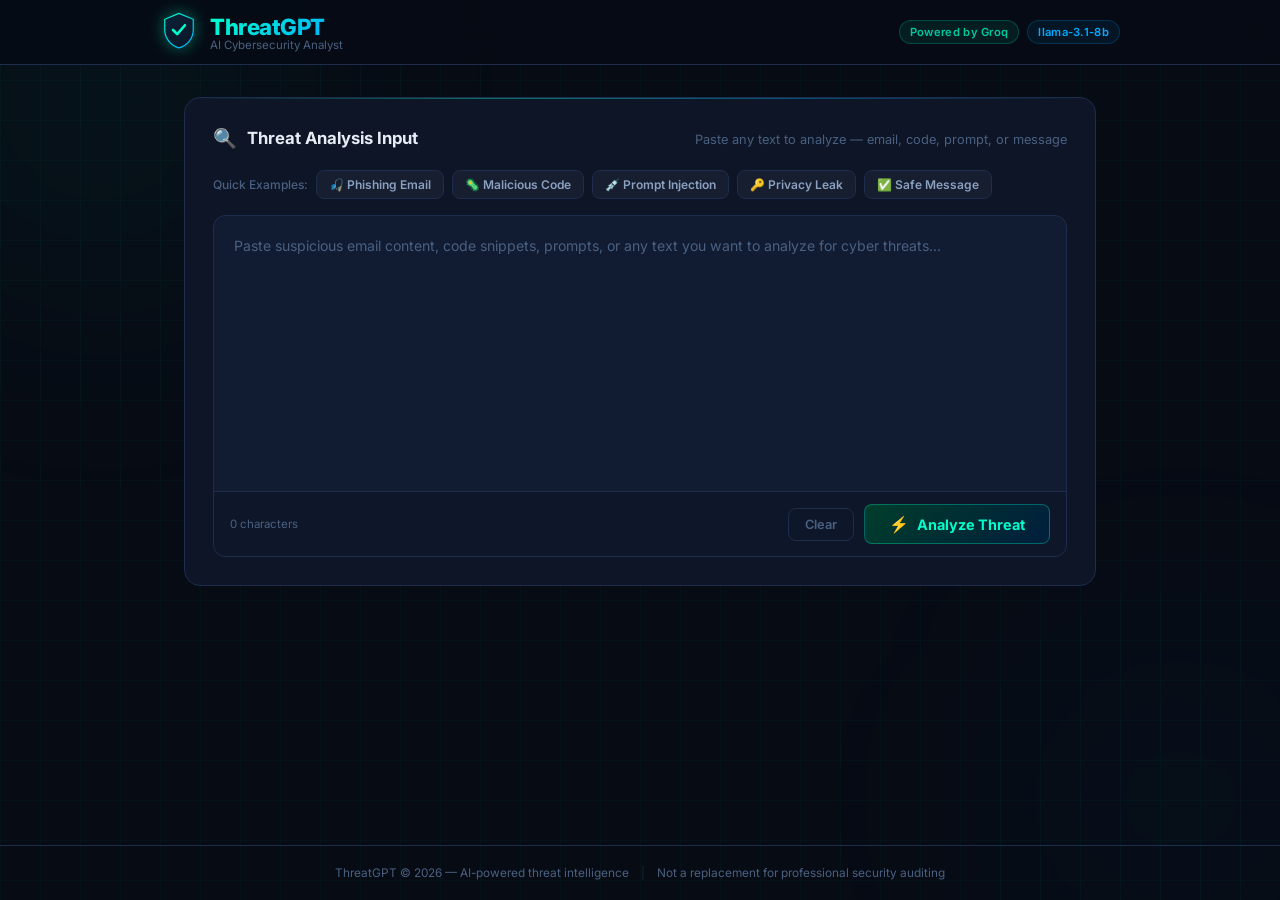
<file: static/index.html>
<!DOCTYPE html>
<html lang="en">
<head>
  <meta charset="UTF-8" />
  <meta name="viewport" content="width=device-width, initial-scale=1.0" />
  <title>ThreatGPT — AI Cybersecurity Analyst</title>
  <meta name="description" content="ThreatGPT: AI-powered cybersecurity analyst for detecting phishing, malware, prompt injection, and privacy leaks in real time." />
  <link rel="preconnect" href="https://fonts.googleapis.com" />
  <link href="https://fonts.googleapis.com/css2?family=Inter:wght@300;400;500;600;700;800&family=JetBrains+Mono:wght@400;600&display=swap" rel="stylesheet" />
  <link rel="stylesheet" href="/static/css/style.css" />
</head>
<body>

  <!-- Animated background -->
  <div class="bg-grid"></div>
  <div class="bg-glow glow-1"></div>
  <div class="bg-glow glow-2"></div>

  <!-- Header -->
  <header class="header">
    <div class="header-inner">
      <a href="/" class="logo" style="text-decoration:none; cursor:pointer;">
        <div class="logo-icon">
          <svg viewBox="0 0 32 32" fill="none" xmlns="http://www.w3.org/2000/svg">
            <path d="M16 2L4 7v9c0 7 5.4 13.5 12 15 6.6-1.5 12-8 12-15V7L16 2z" fill="url(#shieldGrad)" stroke="url(#shieldStroke)" stroke-width="1"/>
            <path d="M11 16l3.5 3.5L21 12" stroke="#00ffcc" stroke-width="2.2" stroke-linecap="round" stroke-linejoin="round"/>
            <defs>
              <linearGradient id="shieldGrad" x1="4" y1="2" x2="28" y2="32" gradientUnits="userSpaceOnUse">
                <stop stop-color="#0d2137" />
                <stop offset="1" stop-color="#0a1628" />
              </linearGradient>
              <linearGradient id="shieldStroke" x1="4" y1="2" x2="28" y2="32" gradientUnits="userSpaceOnUse">
                <stop stop-color="#00ffcc" />
                <stop offset="1" stop-color="#00aaff" />
              </linearGradient>
            </defs>
          </svg>
        </div>
        <div class="logo-text">
          <span class="logo-name">ThreatGPT</span>
          <span class="logo-sub">AI Cybersecurity Analyst</span>
        </div>
      </a>
      <div class="header-badges">
        <span class="badge-pill">Powered by Groq</span>
        <span class="badge-pill badge-model">llama-3.1-8b</span>
      </div>
    </div>
  </header>

  <main class="main">

    <!-- Input Panel -->
    <section class="panel input-panel">
      <div class="panel-header">
        <div class="panel-title">
          <span class="panel-icon">🔍</span>
          <h2>Threat Analysis Input</h2>
        </div>
        <span class="panel-hint">Paste any text to analyze — email, code, prompt, or message</span>
      </div>

      <!-- Quick Examples -->
      <div class="examples">
        <span class="examples-label">Quick Examples:</span>
        <button class="example-btn" id="ex-phishing" onclick="loadExample('phishing')">🎣 Phishing Email</button>
        <button class="example-btn" id="ex-malware" onclick="loadExample('malware')">🦠 Malicious Code</button>
        <button class="example-btn" id="ex-injection" onclick="loadExample('injection')">💉 Prompt Injection</button>
        <button class="example-btn" id="ex-privacy" onclick="loadExample('privacy')">🔑 Privacy Leak</button>
        <button class="example-btn" id="ex-safe" onclick="loadExample('safe')">✅ Safe Message</button>
      </div>

      <div class="input-area">
        <textarea
          id="threatInput"
          placeholder="Paste suspicious email content, code snippets, prompts, or any text you want to analyze for cyber threats..."
          rows="10"
          spellcheck="false"
        ></textarea>
        <div class="input-footer">
          <span class="char-count" id="charCount">0 characters</span>
          <div class="input-actions">
            <button class="btn-clear" id="clearBtn" onclick="clearInput()">Clear</button>
            <button class="btn-analyze" id="analyzeBtn" onclick="analyzeText()">
              <span class="btn-icon">⚡</span>
              <span class="btn-label">Analyze Threat</span>
              <div class="btn-loader" id="btnLoader"></div>
            </button>
          </div>
        </div>
      </div>
    </section>

    <!-- Results Panel -->
    <section class="panel results-panel" id="resultsPanel" style="display:none;">
      <div class="panel-header">
        <div class="panel-title">
          <span class="panel-icon">📊</span>
          <h2>Analysis Results</h2>
        </div>
        <button class="btn-copy" id="copyBtn" onclick="copyResults()" title="Copy JSON">
          <span id="copyIcon">📋</span> Copy JSON
        </button>
      </div>

      <!-- Top summary row -->
      <div class="result-summary">
        <div class="result-card threat-card">
          <div class="card-label">Threat Type</div>
          <div class="threat-badge" id="threatBadge">—</div>
        </div>
        <div class="result-card risk-card">
          <div class="card-label">Risk Level</div>
          <div class="risk-badge" id="riskBadge">—</div>
        </div>
        <div class="result-card score-card">
          <div class="card-label">Risk Score</div>
          <div class="score-container">
            <canvas id="scoreGauge" width="120" height="120"></canvas>
            <div class="score-number" id="scoreNumber">0</div>
          </div>
        </div>
      </div>

      <!-- Analysis text -->
      <div class="result-section">
        <div class="section-title">
          <span>🧠</span> Analysis
        </div>
        <div class="section-body analysis-text" id="analysisText">—</div>
      </div>

      <!-- Detected Patterns -->
      <div class="result-section" id="patternsSection">
        <div class="section-title">
          <span>🚩</span> Detected Patterns
        </div>
        <div class="patterns-wrap" id="patternsWrap"></div>
      </div>

      <!-- Recommendations -->
      <div class="result-section" id="recsSection">
        <div class="section-title">
          <span>🛡️</span> Recommendations
        </div>
        <ul class="recs-list" id="recsList"></ul>
      </div>

      <!-- Raw JSON toggle -->
      <div class="result-section">
        <button class="toggle-json-btn" onclick="toggleRawJson()">
          <span id="jsonToggleIcon">▶</span> View Raw JSON
        </button>
        <div class="raw-json-wrap" id="rawJsonWrap" style="display:none;">
          <pre class="raw-json" id="rawJson"></pre>
        </div>
      </div>
    </section>

    <!-- Error Toast -->
    <div class="toast" id="toast"></div>

  </main>

  <!-- Footer -->
  <footer class="footer">
    <span>ThreatGPT &copy; 2026 — AI-powered threat intelligence</span>
    <span class="footer-sep">|</span>
    <span>Not a replacement for professional security auditing</span>
  </footer>

  <script src="/static/js/app.js"></script>
</body>
</html>
</file>
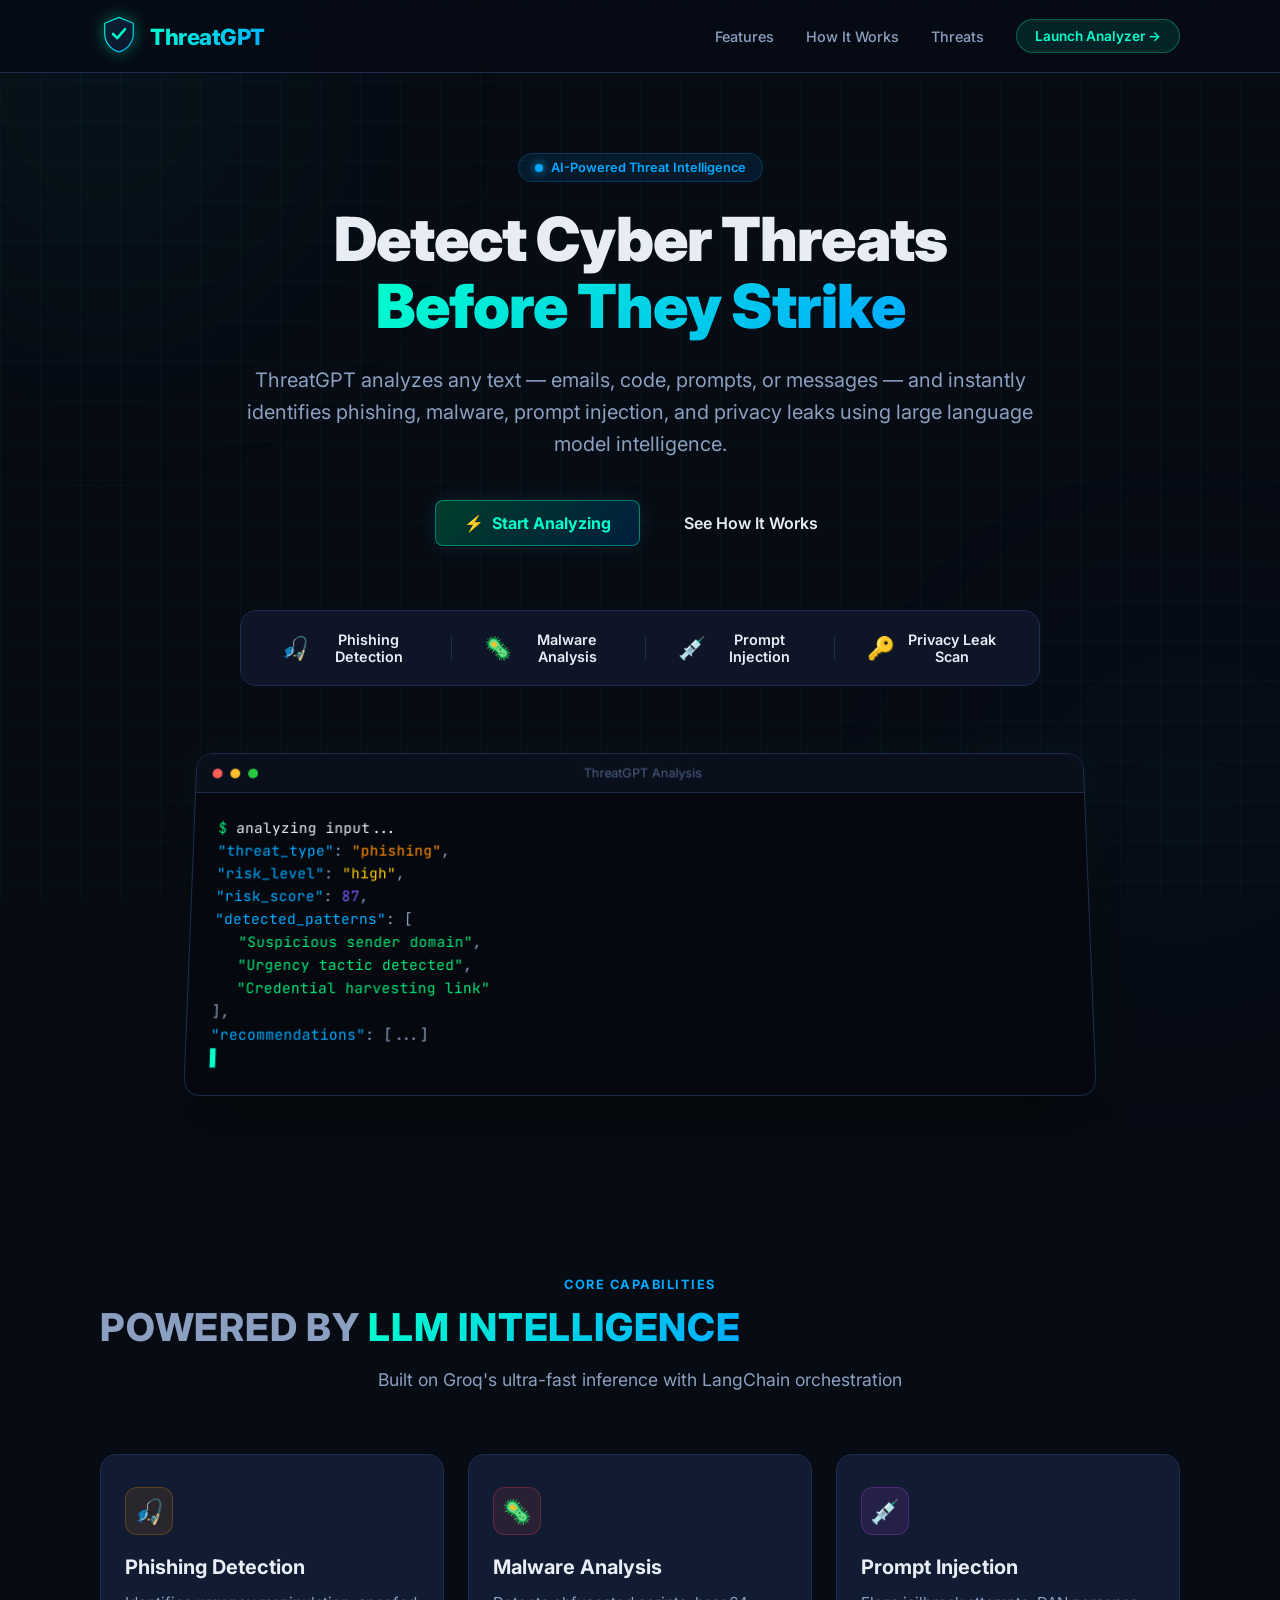
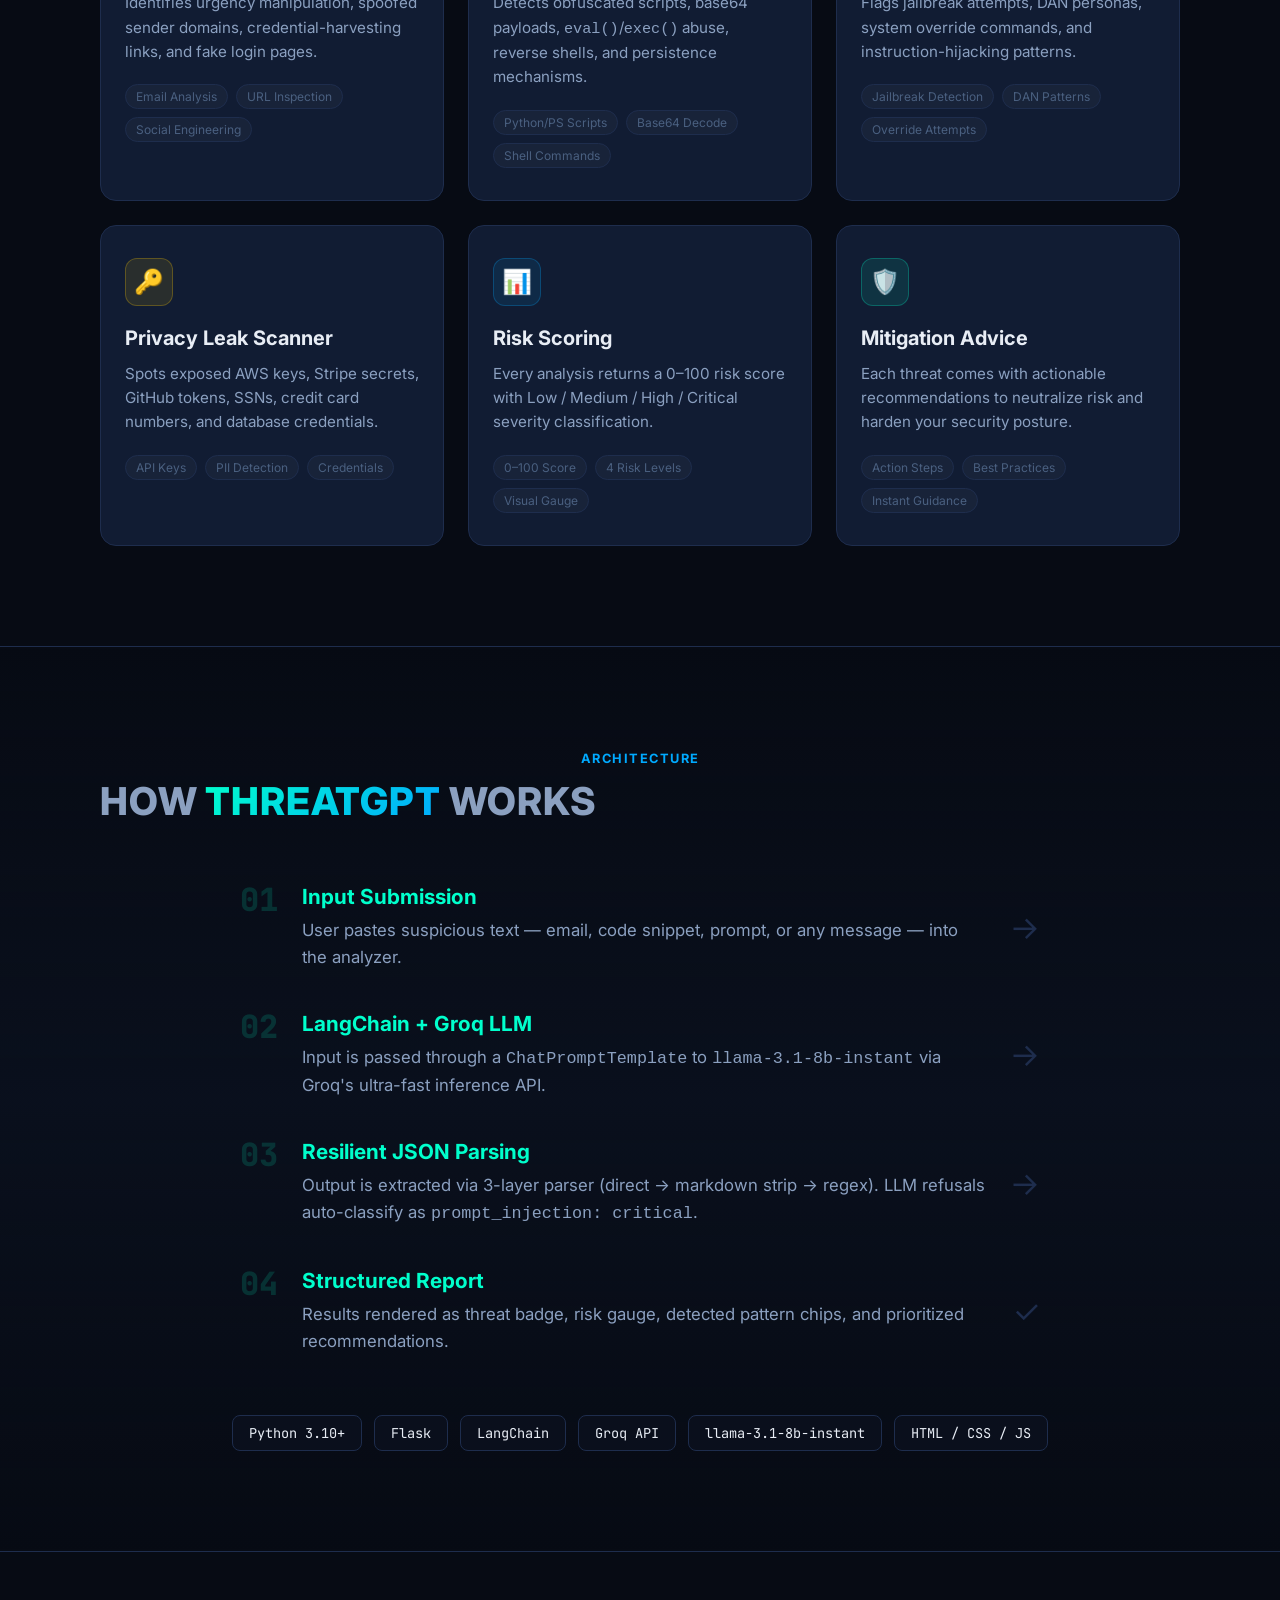
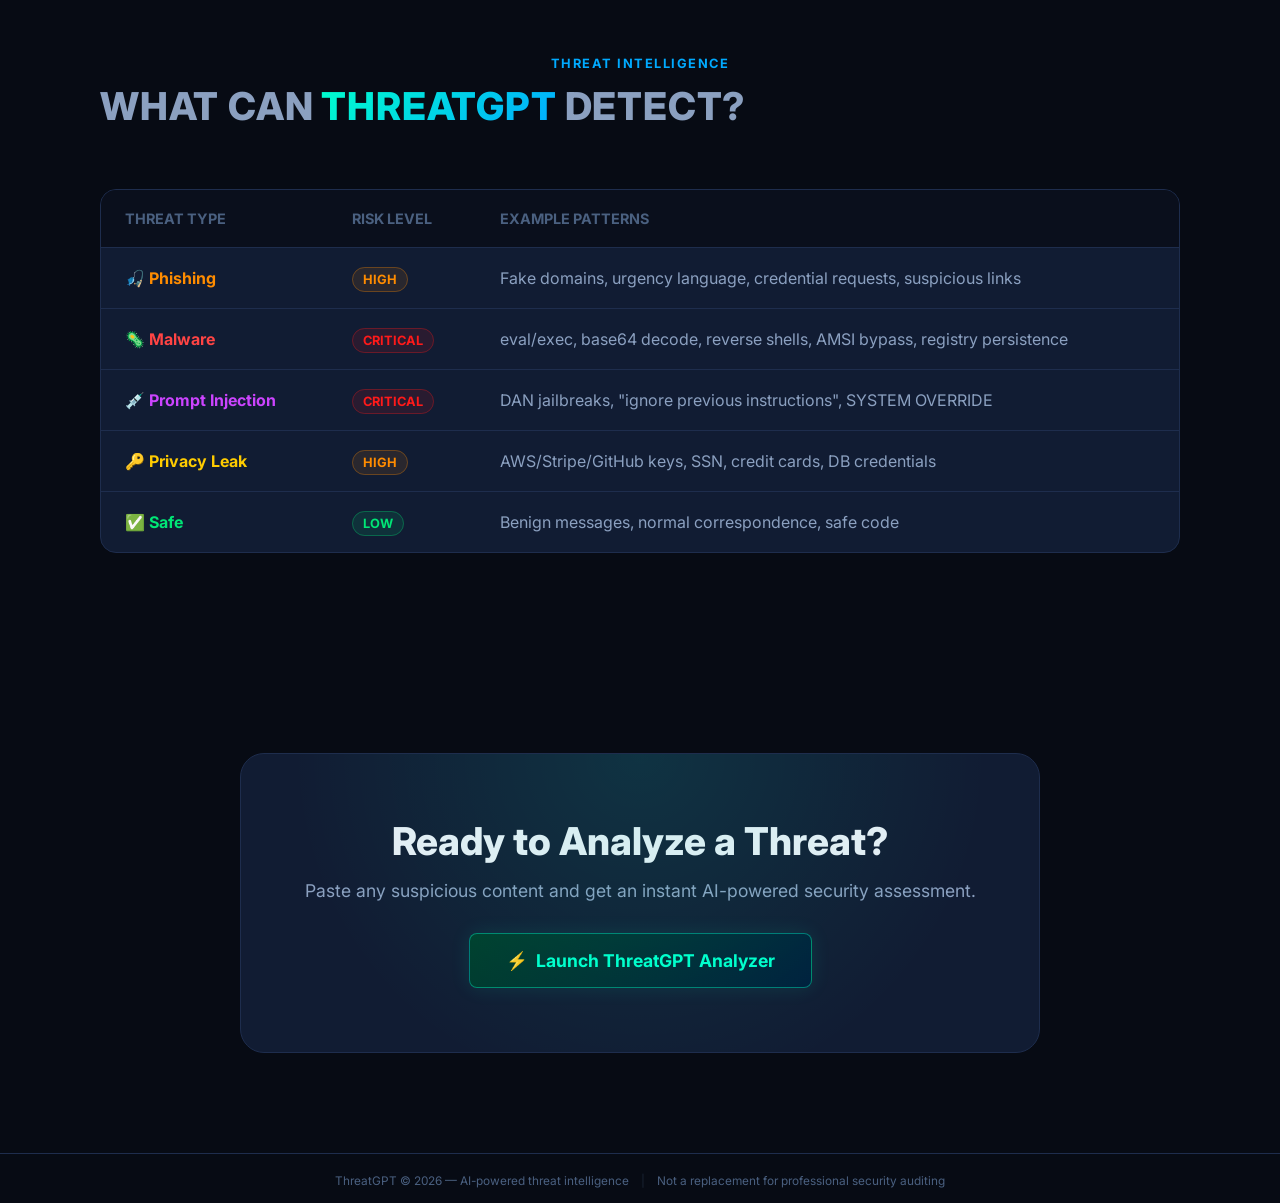
<file: static/home.html>
<!DOCTYPE html>
<html lang="en">
<head>
  <meta charset="UTF-8" />
  <meta name="viewport" content="width=device-width, initial-scale=1.0" />
  <title>ThreatGPT — AI Cybersecurity Analyst</title>
  <meta name="description" content="ThreatGPT uses AI to detect phishing, malware, prompt injection, and privacy leaks in real time." />
  <link rel="preconnect" href="https://fonts.googleapis.com" />
  <link href="https://fonts.googleapis.com/css2?family=Inter:wght@300;400;500;600;700;800;900&family=JetBrains+Mono:wght@400;600&display=swap" rel="stylesheet" />
  <link rel="stylesheet" href="/static/css/style.css" />
  <link rel="stylesheet" href="/static/css/home.css" />
</head>
<body>

  <!-- Animated background -->
  <div class="bg-grid"></div>
  <div class="bg-glow glow-1"></div>
  <div class="bg-glow glow-2"></div>
  <div class="bg-glow glow-3"></div>

  <!-- Nav -->
  <nav class="nav">
    <div class="nav-inner">
      <div class="logo">
        <div class="logo-icon">
          <svg viewBox="0 0 32 32" fill="none" xmlns="http://www.w3.org/2000/svg">
            <path d="M16 2L4 7v9c0 7 5.4 13.5 12 15 6.6-1.5 12-8 12-15V7L16 2z" fill="url(#sg)" stroke="url(#ss)" stroke-width="1"/>
            <path d="M11 16l3.5 3.5L21 12" stroke="#00ffcc" stroke-width="2.2" stroke-linecap="round" stroke-linejoin="round"/>
            <defs>
              <linearGradient id="sg" x1="4" y1="2" x2="28" y2="32" gradientUnits="userSpaceOnUse"><stop stop-color="#0d2137"/><stop offset="1" stop-color="#0a1628"/></linearGradient>
              <linearGradient id="ss" x1="4" y1="2" x2="28" y2="32" gradientUnits="userSpaceOnUse"><stop stop-color="#00ffcc"/><stop offset="1" stop-color="#00aaff"/></linearGradient>
            </defs>
          </svg>
        </div>
        <span class="logo-name">ThreatGPT</span>
      </div>
      <div class="nav-links">
        <a href="#features" class="nav-link">Features</a>
        <a href="#how-it-works" class="nav-link">How It Works</a>
        <a href="#threats" class="nav-link">Threats</a>
        <a href="/app" class="nav-cta">Launch Analyzer →</a>
      </div>
    </div>
  </nav>

  <!-- ── HERO ──────────────────────────────── -->
  <section class="hero">
    <div class="hero-inner">
      <div class="hero-badge">
        <span class="pulse-dot"></span>
        AI-Powered Threat Intelligence
      </div>
      <h1 class="hero-title">
        Detect Cyber Threats<br/>
        <span class="gradient-text">Before They Strike</span>
      </h1>
      <p class="hero-sub">
        ThreatGPT analyzes any text — emails, code, prompts, or messages — and instantly identifies phishing, malware, prompt injection, and privacy leaks using large language model intelligence.
      </p>
      <div class="hero-actions">
        <a href="/app" class="btn-primary">
          <span>⚡</span> Start Analyzing
        </a>
        <a href="#how-it-works" class="btn-ghost">See How It Works</a>
      </div>

      <!-- Floating stat cards -->
      <div class="stat-bar">
        <div class="stat-card">
          <span class="stat-icon">🎣</span>
          <span class="stat-label">Phishing Detection</span>
        </div>
        <div class="stat-divider"></div>
        <div class="stat-card">
          <span class="stat-icon">🦠</span>
          <span class="stat-label">Malware Analysis</span>
        </div>
        <div class="stat-divider"></div>
        <div class="stat-card">
          <span class="stat-icon">💉</span>
          <span class="stat-label">Prompt Injection</span>
        </div>
        <div class="stat-divider"></div>
        <div class="stat-card">
          <span class="stat-icon">🔑</span>
          <span class="stat-label">Privacy Leak Scan</span>
        </div>
      </div>
    </div>

    <!-- Terminal preview mockup -->
    <div class="terminal-wrap">
      <div class="terminal">
        <div class="terminal-bar">
          <span class="dot red"></span><span class="dot yellow"></span><span class="dot green"></span>
          <span class="terminal-title">ThreatGPT Analysis</span>
        </div>
        <div class="terminal-body">
          <div class="t-line"><span class="t-prompt">$</span> <span class="t-cmd">analyzing input...</span></div>
          <div class="t-line t-delay-1"><span class="t-key">"threat_type"</span><span class="t-colon">:</span> <span class="t-val-red">"phishing"</span><span class="t-comma">,</span></div>
          <div class="t-line t-delay-2"><span class="t-key">"risk_level"</span><span class="t-colon">:</span> <span class="t-val-orange">"high"</span><span class="t-comma">,</span></div>
          <div class="t-line t-delay-3"><span class="t-key">"risk_score"</span><span class="t-colon">:</span> <span class="t-val-num">87</span><span class="t-comma">,</span></div>
          <div class="t-line t-delay-4"><span class="t-key">"detected_patterns"</span><span class="t-colon">:</span> <span class="t-bracket">[</span></div>
          <div class="t-line t-delay-5 t-indent"><span class="t-val-str">"Suspicious sender domain"</span><span class="t-comma">,</span></div>
          <div class="t-line t-delay-6 t-indent"><span class="t-val-str">"Urgency tactic detected"</span><span class="t-comma">,</span></div>
          <div class="t-line t-delay-7 t-indent"><span class="t-val-str">"Credential harvesting link"</span></div>
          <div class="t-line t-delay-8"><span class="t-bracket">]</span><span class="t-comma">,</span></div>
          <div class="t-line t-delay-9"><span class="t-key">"recommendations"</span><span class="t-colon">:</span> <span class="t-bracket">[...]</span></div>
          <div class="t-cursor t-delay-10">▋</div>
        </div>
      </div>
    </div>
  </section>

  <!-- ── FEATURES ────────────────────────────── -->
  <section class="section" id="features">
    <div class="section-inner">
      <div class="section-label">Core Capabilities</div>
      <h2 class="section-title">Powered by <span class="gradient-text">LLM Intelligence</span></h2>
      <p class="section-sub">Built on Groq's ultra-fast inference with LangChain orchestration</p>

      <div class="features-grid">
        <div class="feature-card">
          <div class="feature-icon" style="background: rgba(255,140,0,0.1); border-color: rgba(255,140,0,0.25);">🎣</div>
          <h3>Phishing Detection</h3>
          <p>Identifies urgency manipulation, spoofed sender domains, credential-harvesting links, and fake login pages.</p>
          <div class="feature-tags">
            <span>Email Analysis</span><span>URL Inspection</span><span>Social Engineering</span>
          </div>
        </div>
        <div class="feature-card">
          <div class="feature-icon" style="background: rgba(255,68,68,0.1); border-color: rgba(255,68,68,0.25);">🦠</div>
          <h3>Malware Analysis</h3>
          <p>Detects obfuscated scripts, base64 payloads, <code>eval()</code>/<code>exec()</code> abuse, reverse shells, and persistence mechanisms.</p>
          <div class="feature-tags">
            <span>Python/PS Scripts</span><span>Base64 Decode</span><span>Shell Commands</span>
          </div>
        </div>
        <div class="feature-card">
          <div class="feature-icon" style="background: rgba(204,68,255,0.1); border-color: rgba(204,68,255,0.25);">💉</div>
          <h3>Prompt Injection</h3>
          <p>Flags jailbreak attempts, DAN personas, system override commands, and instruction-hijacking patterns.</p>
          <div class="feature-tags">
            <span>Jailbreak Detection</span><span>DAN Patterns</span><span>Override Attempts</span>
          </div>
        </div>
        <div class="feature-card">
          <div class="feature-icon" style="background: rgba(255,204,0,0.1); border-color: rgba(255,204,0,0.25);">🔑</div>
          <h3>Privacy Leak Scanner</h3>
          <p>Spots exposed AWS keys, Stripe secrets, GitHub tokens, SSNs, credit card numbers, and database credentials.</p>
          <div class="feature-tags">
            <span>API Keys</span><span>PII Detection</span><span>Credentials</span>
          </div>
        </div>
        <div class="feature-card">
          <div class="feature-icon" style="background: rgba(0,170,255,0.1); border-color: rgba(0,170,255,0.25);">📊</div>
          <h3>Risk Scoring</h3>
          <p>Every analysis returns a 0–100 risk score with Low / Medium / High / Critical severity classification.</p>
          <div class="feature-tags">
            <span>0–100 Score</span><span>4 Risk Levels</span><span>Visual Gauge</span>
          </div>
        </div>
        <div class="feature-card">
          <div class="feature-icon" style="background: rgba(0,255,204,0.1); border-color: rgba(0,255,204,0.25);">🛡️</div>
          <h3>Mitigation Advice</h3>
          <p>Each threat comes with actionable recommendations to neutralize risk and harden your security posture.</p>
          <div class="feature-tags">
            <span>Action Steps</span><span>Best Practices</span><span>Instant Guidance</span>
          </div>
        </div>
      </div>
    </div>
  </section>

  <!-- ── HOW IT WORKS ───────────────────────── -->
  <section class="section section-alt" id="how-it-works">
    <div class="section-inner">
      <div class="section-label">Architecture</div>
      <h2 class="section-title">How <span class="gradient-text">ThreatGPT</span> Works</h2>

      <div class="steps-list">
        <div class="step-row">
          <div class="step-num">01</div>
          <div class="step-content">
            <h3>Input Submission</h3>
            <p>User pastes suspicious text — email, code snippet, prompt, or any message — into the analyzer.</p>
          </div>
          <div class="step-arrow">→</div>
        </div>
        <div class="step-row">
          <div class="step-num">02</div>
          <div class="step-content">
            <h3>LangChain + Groq LLM</h3>
            <p>Input is passed through a <code>ChatPromptTemplate</code> to <code>llama-3.1-8b-instant</code> via Groq's ultra-fast inference API.</p>
          </div>
          <div class="step-arrow">→</div>
        </div>
        <div class="step-row">
          <div class="step-num">03</div>
          <div class="step-content">
            <h3>Resilient JSON Parsing</h3>
            <p>Output is extracted via 3-layer parser (direct → markdown strip → regex). LLM refusals auto-classify as <code>prompt_injection: critical</code>.</p>
          </div>
          <div class="step-arrow">→</div>
        </div>
        <div class="step-row">
          <div class="step-num">04</div>
          <div class="step-content">
            <h3>Structured Report</h3>
            <p>Results rendered as threat badge, risk gauge, detected pattern chips, and prioritized recommendations.</p>
          </div>
          <div class="step-arrow">✓</div>
        </div>
      </div>

      <!-- Tech stack pills -->
      <div class="tech-stack">
        <span class="tech-pill">Python 3.10+</span>
        <span class="tech-pill">Flask</span>
        <span class="tech-pill">LangChain</span>
        <span class="tech-pill">Groq API</span>
        <span class="tech-pill">llama-3.1-8b-instant</span>
        <span class="tech-pill">HTML / CSS / JS</span>
      </div>
    </div>
  </section>

  <!-- ── THREAT TYPES ───────────────────────── -->
  <section class="section" id="threats">
    <div class="section-inner">
      <div class="section-label">Threat Intelligence</div>
      <h2 class="section-title">What Can <span class="gradient-text">ThreatGPT</span> Detect?</h2>

      <div class="threat-table-wrap">
        <table class="threat-table">
          <thead>
            <tr>
              <th>Threat Type</th>
              <th>Risk Level</th>
              <th>Example Patterns</th>
            </tr>
          </thead>
          <tbody>
            <tr>
              <td><span class="tt phishing">🎣 Phishing</span></td>
              <td><span class="rl high">High</span></td>
              <td>Fake domains, urgency language, credential requests, suspicious links</td>
            </tr>
            <tr>
              <td><span class="tt malware">🦠 Malware</span></td>
              <td><span class="rl critical">Critical</span></td>
              <td>eval/exec, base64 decode, reverse shells, AMSI bypass, registry persistence</td>
            </tr>
            <tr>
              <td><span class="tt injection">💉 Prompt Injection</span></td>
              <td><span class="rl critical">Critical</span></td>
              <td>DAN jailbreaks, "ignore previous instructions", SYSTEM OVERRIDE</td>
            </tr>
            <tr>
              <td><span class="tt privacy">🔑 Privacy Leak</span></td>
              <td><span class="rl high">High</span></td>
              <td>AWS/Stripe/GitHub keys, SSN, credit cards, DB credentials</td>
            </tr>
            <tr>
              <td><span class="tt safe">✅ Safe</span></td>
              <td><span class="rl low">Low</span></td>
              <td>Benign messages, normal correspondence, safe code</td>
            </tr>
          </tbody>
        </table>
      </div>
    </div>
  </section>

  <!-- ── CTA ───────────────────────────────── -->
  <section class="cta-section">
    <div class="cta-inner">
      <div class="cta-glow"></div>
      <h2>Ready to Analyze a Threat?</h2>
      <p>Paste any suspicious content and get an instant AI-powered security assessment.</p>
      <a href="/app" class="btn-primary btn-lg">
        <span>⚡</span> Launch ThreatGPT Analyzer
      </a>
    </div>
  </section>

  <!-- Footer -->
  <footer class="footer">
    <span>ThreatGPT &copy; 2026 — AI-powered threat intelligence</span>
    <span class="footer-sep">|</span>
    <span>Not a replacement for professional security auditing</span>
  </footer>

  <script src="/static/js/home.js"></script>
</body>
</html>
</file>
<file: static/css/style.css>
/* ============================================
   ThreatGPT — Premium Dark Cyber Theme
   ============================================ */

@import url('https://fonts.googleapis.com/css2?family=Inter:wght@300;400;500;600;700;800&family=JetBrains+Mono:wght@400;600&display=swap');

:root {
  --bg-deep:       #070b14;
  --bg-dark:       #0a0e1a;
  --bg-panel:      #0d1526;
  --bg-card:       #111c33;
  --bg-hover:      #162040;
  --border:        #1e2d4d;
  --border-glow:   #00ffcc33;

  --cyan:          #00ffcc;
  --cyan-dim:      #00c9a0;
  --blue:          #00aaff;
  --blue-dim:      #0077cc;
  --purple:        #7c5cfc;

  --text-primary:  #e8edf5;
  --text-secondary:#8ba0c0;
  --text-muted:    #4a6080;

  --green:         #00e676;
  --yellow:        #ffcc00;
  --orange:        #ff8c00;
  --red:           #ff4444;
  --crimson:       #ff1a1a;

  --safe-color:    #00e676;
  --low-color:     #00e676;
  --medium-color:  #ffcc00;
  --high-color:    #ff8c00;
  --critical-color:#ff1a1a;

  --radius:        12px;
  --radius-sm:     8px;
  --radius-lg:     16px;
  --transition:    0.25s cubic-bezier(0.4, 0, 0.2, 1);
}

*, *::before, *::after { box-sizing: border-box; margin: 0; padding: 0; }

html { scroll-behavior: smooth; }

body {
  font-family: 'Inter', sans-serif;
  background: var(--bg-deep);
  color: var(--text-primary);
  min-height: 100vh;
  display: flex;
  flex-direction: column;
  position: relative;
  overflow-x: hidden;
}

/* ── Animated Background ─────────────────── */
.bg-grid {
  position: fixed; inset: 0; z-index: 0; pointer-events: none;
  background-image:
    linear-gradient(rgba(0,255,204,0.03) 1px, transparent 1px),
    linear-gradient(90deg, rgba(0,255,204,0.03) 1px, transparent 1px);
  background-size: 40px 40px;
}
.bg-glow {
  position: fixed; z-index: 0; pointer-events: none;
  border-radius: 50%;
  filter: blur(120px);
  animation: pulse 8s ease-in-out infinite;
}
.glow-1 {
  width: 600px; height: 600px;
  background: radial-gradient(circle, rgba(0,255,204,0.06) 0%, transparent 70%);
  top: -200px; left: -200px;
}
.glow-2 {
  width: 500px; height: 500px;
  background: radial-gradient(circle, rgba(0,170,255,0.05) 0%, transparent 70%);
  bottom: -150px; right: -150px;
  animation-delay: -4s;
}
@keyframes pulse {
  0%, 100% { opacity: 0.5; transform: scale(1); }
  50% { opacity: 1; transform: scale(1.05); }
}

/* ── Header ──────────────────────────────── */
.header {
  position: sticky; top: 0; z-index: 100;
  background: rgba(7, 11, 20, 0.85);
  backdrop-filter: blur(20px);
  border-bottom: 1px solid var(--border);
  padding: 0 24px;
}
.header-inner {
  max-width: 960px; margin: 0 auto;
  display: flex; align-items: center; justify-content: space-between;
  height: 64px;
}
.logo { display: flex; align-items: center; gap: 12px; }
.logo-icon svg { width: 38px; height: 38px; filter: drop-shadow(0 0 8px rgba(0,255,204,0.4)); }
.logo-name {
  display: block; font-size: 1.4rem; font-weight: 800;
  background: linear-gradient(135deg, var(--cyan), var(--blue));
  -webkit-background-clip: text; -webkit-text-fill-color: transparent;
  background-clip: text; letter-spacing: -0.5px;
}
.logo-sub { display: block; font-size: 0.72rem; color: var(--text-muted); margin-top: -2px; }
.header-badges { display: flex; gap: 8px; align-items: center; }
.badge-pill {
  font-size: 0.7rem; font-weight: 600; padding: 4px 10px;
  background: rgba(0,255,204,0.08); color: var(--cyan-dim);
  border: 1px solid rgba(0,255,204,0.2); border-radius: 20px;
  letter-spacing: 0.3px;
}
.badge-model { background: rgba(0,170,255,0.08); color: var(--blue); border-color: rgba(0,170,255,0.2); }

/* ── Main Layout ─────────────────────────── */
.main {
  flex: 1; position: relative; z-index: 1;
  max-width: 960px; margin: 0 auto; width: 100%;
  padding: 32px 24px 48px;
  display: flex; flex-direction: column; gap: 24px;
}

/* ── Panel ───────────────────────────────── */
.panel {
  background: var(--bg-panel);
  border: 1px solid var(--border);
  border-radius: var(--radius-lg);
  padding: 28px;
  position: relative;
  overflow: hidden;
  transition: border-color var(--transition);
}
.panel::before {
  content: '';
  position: absolute; top: 0; left: 0; right: 0;
  height: 1px;
  background: linear-gradient(90deg, transparent, var(--cyan), var(--blue), transparent);
  opacity: 0.4;
}
.panel:hover { border-color: rgba(0,255,204,0.2); }

.panel-header {
  display: flex; align-items: flex-start; justify-content: space-between;
  gap: 12px; margin-bottom: 20px; flex-wrap: wrap;
}
.panel-title { display: flex; align-items: center; gap: 10px; }
.panel-icon { font-size: 1.2rem; }
.panel-title h2 { font-size: 1.05rem; font-weight: 700; color: var(--text-primary); }
.panel-hint { font-size: 0.8rem; color: var(--text-muted); margin-top: 6px; }

/* ── Examples ────────────────────────────── */
.examples {
  display: flex; flex-wrap: wrap; gap: 8px; align-items: center;
  margin-bottom: 16px;
}
.examples-label { font-size: 0.75rem; color: var(--text-muted); font-weight: 500; }
.example-btn {
  font-family: 'Inter', sans-serif;
  font-size: 0.75rem; font-weight: 600;
  padding: 6px 12px; border-radius: var(--radius-sm);
  background: rgba(255,255,255,0.04); color: var(--text-secondary);
  border: 1px solid var(--border); cursor: pointer;
  transition: all var(--transition);
}
.example-btn:hover {
  background: rgba(0,255,204,0.08); color: var(--cyan);
  border-color: rgba(0,255,204,0.3);
  transform: translateY(-1px);
  box-shadow: 0 4px 12px rgba(0,255,204,0.1);
}
.example-btn:active { transform: translateY(0); }
.example-btn.active {
  background: rgba(0,255,204,0.12); color: var(--cyan);
  border-color: rgba(0,255,204,0.4);
}

/* ── Textarea ────────────────────────────── */
.input-area {
  background: var(--bg-card);
  border: 1px solid var(--border);
  border-radius: var(--radius);
  overflow: hidden;
  transition: border-color var(--transition), box-shadow var(--transition);
}
.input-area:focus-within {
  border-color: rgba(0,255,204,0.4);
  box-shadow: 0 0 0 3px rgba(0,255,204,0.06), inset 0 0 20px rgba(0,255,204,0.02);
}
textarea {
  width: 100%; display: block;
  background: transparent; border: none; outline: none; resize: none;
  color: var(--text-primary); font-family: 'JetBrains Mono', monospace;
  font-size: 0.88rem; line-height: 1.7;
  padding: 18px 20px;
  min-height: 220px;
}
textarea::placeholder { color: var(--text-muted); font-family: 'Inter', sans-serif; }
textarea::-webkit-scrollbar { width: 5px; }
textarea::-webkit-scrollbar-track { background: transparent; }
textarea::-webkit-scrollbar-thumb { background: var(--border); border-radius: 10px; }

.input-footer {
  display: flex; align-items: center; justify-content: space-between;
  padding: 12px 16px; border-top: 1px solid var(--border);
  background: rgba(0,0,0,0.2);
}
.char-count { font-size: 0.72rem; color: var(--text-muted); }
.input-actions { display: flex; gap: 10px; align-items: center; }

.btn-clear {
  font-family: 'Inter', sans-serif;
  font-size: 0.8rem; font-weight: 600; padding: 8px 16px;
  background: transparent; color: var(--text-muted);
  border: 1px solid var(--border); border-radius: var(--radius-sm);
  cursor: pointer; transition: all var(--transition);
}
.btn-clear:hover { color: var(--red); border-color: var(--red); background: rgba(255,68,68,0.05); }

.btn-analyze {
  font-family: 'Inter', sans-serif;
  font-size: 0.9rem; font-weight: 700; padding: 9px 24px;
  background: linear-gradient(135deg, #003d2b, #001e3c);
  color: var(--cyan); border: 1px solid rgba(0,255,204,0.3);
  border-radius: var(--radius-sm); cursor: pointer;
  display: flex; align-items: center; gap: 8px;
  transition: all var(--transition); position: relative; overflow: hidden;
  box-shadow: 0 0 0 0 rgba(0,255,204,0);
}
.btn-analyze::before {
  content: ''; position: absolute; inset: 0;
  background: linear-gradient(135deg, rgba(0,255,204,0.12), rgba(0,170,255,0.08));
  opacity: 0; transition: opacity var(--transition);
}
.btn-analyze:hover { box-shadow: 0 0 20px rgba(0,255,204,0.2); transform: translateY(-1px); }
.btn-analyze:hover::before { opacity: 1; }
.btn-analyze:active { transform: translateY(0); }
.btn-analyze.loading { pointer-events: none; opacity: 0.7; }
.btn-icon { font-size: 1rem; }

.btn-loader {
  width: 16px; height: 16px;
  border: 2px solid rgba(0,255,204,0.3);
  border-top-color: var(--cyan);
  border-radius: 50%;
  display: none;
  animation: spin 0.7s linear infinite;
}
@keyframes spin { to { transform: rotate(360deg); } }
.btn-analyze.loading .btn-loader { display: block; }
.btn-analyze.loading .btn-label { opacity: 0.6; }

/* ── Results Panel ───────────────────────── */
.panel-header .btn-copy {
  font-family: 'Inter', sans-serif;
  font-size: 0.78rem; font-weight: 600; padding: 6px 14px;
  background: rgba(124,92,252,0.1); color: var(--purple);
  border: 1px solid rgba(124,92,252,0.25); border-radius: var(--radius-sm);
  cursor: pointer; transition: all var(--transition); white-space: nowrap;
}
.btn-copy:hover { background: rgba(124,92,252,0.18); box-shadow: 0 0 12px rgba(124,92,252,0.2); }

/* Summary row */
.result-summary {
  display: grid; grid-template-columns: 1fr 1fr 1fr; gap: 16px; margin-bottom: 24px;
}
.result-card {
  background: var(--bg-card); border: 1px solid var(--border);
  border-radius: var(--radius); padding: 18px;
  display: flex; flex-direction: column; align-items: center; gap: 12px;
  transition: border-color var(--transition), transform var(--transition);
}
.result-card:hover { transform: translateY(-2px); border-color: rgba(0,255,204,0.2); }
.card-label { font-size: 0.72rem; font-weight: 600; color: var(--text-muted); text-transform: uppercase; letter-spacing: 0.8px; }

/* Threat badge */
.threat-badge {
  font-size: 0.85rem; font-weight: 700; padding: 6px 16px;
  border-radius: 20px; letter-spacing: 0.5px; text-transform: uppercase;
  border: 1px solid currentColor;
}
.threat-phishing    { color: #ff8c00; background: rgba(255,140,0,0.1); }
.threat-malware     { color: #ff4444; background: rgba(255,68,68,0.1); }
.threat-prompt_injection { color: #cc44ff; background: rgba(204,68,255,0.1); }
.threat-privacy_leak { color: #ffcc00; background: rgba(255,204,0,0.1); }
.threat-safe        { color: #00e676; background: rgba(0,230,118,0.1); }

/* Risk badge */
.risk-badge {
  font-size: 1.1rem; font-weight: 800; padding: 6px 20px;
  border-radius: 20px; letter-spacing: 0.5px; text-transform: uppercase;
  border: 1px solid currentColor;
}
.risk-low      { color: var(--green); background: rgba(0,230,118,0.1); }
.risk-medium   { color: var(--yellow); background: rgba(255,204,0,0.1); }
.risk-high     { color: var(--orange); background: rgba(255,140,0,0.1); }
.risk-critical { color: var(--crimson); background: rgba(255,26,26,0.1); animation: criticalPulse 1.5s ease-in-out infinite; }
@keyframes criticalPulse {
  0%, 100% { box-shadow: 0 0 0 0 rgba(255,26,26,0); }
  50% { box-shadow: 0 0 12px 2px rgba(255,26,26,0.25); }
}

/* Score gauge */
.score-container { position: relative; display: flex; align-items: center; justify-content: center; }
#scoreGauge { display: block; }
.score-number {
  position: absolute;
  font-size: 1.5rem; font-weight: 800; font-family: 'JetBrains Mono', monospace;
  color: var(--text-primary); letter-spacing: -1px;
}

/* Sections */
.result-section { margin-bottom: 20px; }
.section-title {
  display: flex; align-items: center; gap: 8px;
  font-size: 0.82rem; font-weight: 700; color: var(--text-secondary);
  text-transform: uppercase; letter-spacing: 0.8px;
  margin-bottom: 12px;
}
.section-body { font-size: 0.9rem; line-height: 1.7; color: var(--text-secondary); }
.analysis-text {
  background: var(--bg-card); border: 1px solid var(--border);
  border-radius: var(--radius-sm); padding: 14px 16px;
  font-size: 0.88rem; line-height: 1.7; color: var(--text-primary);
}

/* Patterns */
.patterns-wrap { display: flex; flex-wrap: wrap; gap: 8px; }
.pattern-chip {
  font-family: 'JetBrains Mono', monospace;
  font-size: 0.76rem; padding: 4px 10px;
  background: rgba(255,68,68,0.08); color: #ff8888;
  border: 1px solid rgba(255,68,68,0.25); border-radius: var(--radius-sm);
  display: flex; align-items: center; gap: 6px;
}
.pattern-chip::before { content: '⚠'; font-size: 0.7rem; }
.no-patterns {
  font-size: 0.84rem; color: var(--green);
  padding: 6px 12px; background: rgba(0,230,118,0.06);
  border: 1px solid rgba(0,230,118,0.15); border-radius: var(--radius-sm);
  display: inline-flex; align-items: center; gap: 6px;
}

/* Recommendations */
.recs-list { list-style: none; display: flex; flex-direction: column; gap: 10px; }
.recs-list li {
  font-size: 0.88rem; color: var(--text-primary); line-height: 1.6;
  padding: 10px 14px 10px 42px; position: relative;
  background: var(--bg-card); border: 1px solid var(--border);
  border-radius: var(--radius-sm); border-left: 3px solid var(--cyan-dim);
  transition: border-color var(--transition);
}
.recs-list li:hover { border-color: rgba(0,255,204,0.3); background: var(--bg-hover); }
.rec-num {
  position: absolute; left: 12px; top: 50%; transform: translateY(-50%);
  font-size: 0.7rem; font-weight: 800; width: 22px; height: 22px;
  background: rgba(0,255,204,0.15); color: var(--cyan);
  border-radius: 50%; display: flex; align-items: center; justify-content: center;
  font-family: 'JetBrains Mono', monospace;
}

/* Raw JSON */
.toggle-json-btn {
  font-family: 'Inter', sans-serif;
  font-size: 0.78rem; font-weight: 600; padding: 7px 14px;
  background: rgba(255,255,255,0.03); color: var(--text-muted);
  border: 1px solid var(--border); border-radius: var(--radius-sm);
  cursor: pointer; transition: all var(--transition);
}
.toggle-json-btn:hover { color: var(--text-secondary); border-color: rgba(255,255,255,0.15); }
.raw-json-wrap { margin-top: 12px; }
.raw-json {
  font-family: 'JetBrains Mono', monospace;
  font-size: 0.78rem; line-height: 1.6;
  background: var(--bg-card); border: 1px solid var(--border);
  border-radius: var(--radius-sm); padding: 16px;
  color: var(--cyan-dim); overflow-x: auto;
  white-space: pre-wrap; word-break: break-word;
}
.raw-json::-webkit-scrollbar { height: 5px; }
.raw-json::-webkit-scrollbar-thumb { background: var(--border); border-radius: 10px; }

/* ── Toast ───────────────────────────────── */
.toast {
  position: fixed; bottom: 32px; left: 50%; transform: translateX(-50%) translateY(20px);
  background: var(--bg-card); color: var(--text-primary); border: 1px solid var(--border);
  border-radius: var(--radius); padding: 12px 24px; font-size: 0.85rem; font-weight: 600;
  box-shadow: 0 8px 32px rgba(0,0,0,0.5); z-index: 200;
  opacity: 0; pointer-events: none;
  transition: all 0.3s ease;
}
.toast.show {
  opacity: 1; pointer-events: auto; transform: translateX(-50%) translateY(0);
}
.toast.error { border-color: rgba(255,68,68,0.4); color: #ff8888; }
.toast.success { border-color: rgba(0,230,118,0.4); color: var(--green); }

/* ── Footer ──────────────────────────────── */
.footer {
  position: relative; z-index: 1;
  text-align: center; padding: 20px 24px;
  font-size: 0.74rem; color: var(--text-muted);
  border-top: 1px solid var(--border);
  display: flex; align-items: center; justify-content: center; gap: 12px; flex-wrap: wrap;
}
.footer-sep { opacity: 0.3; }

/* ── Responsive ──────────────────────────── */
@media (max-width: 640px) {
  .main { padding: 20px 16px 40px; }
  .panel { padding: 20px 16px; }
  .result-summary { grid-template-columns: 1fr 1fr; }
  .score-card { grid-column: 1 / -1; }
  .header-badges { display: none; }
  .examples { flex-wrap: wrap; }
  .logo-name { font-size: 1.15rem; }
}

/* ── Entrance animations ─────────────────── */
.panel { animation: slideUp 0.5s ease both; }
.input-panel { animation-delay: 0.05s; }
.results-panel { animation-delay: 0.1s; }
@keyframes slideUp {
  from { opacity: 0; transform: translateY(20px); }
  to   { opacity: 1; transform: translateY(0); }
}

/* Result section stagger */
.result-section:nth-child(1) { animation: fadeIn 0.4s ease 0.1s both; }
.result-section:nth-child(2) { animation: fadeIn 0.4s ease 0.18s both; }
.result-section:nth-child(3) { animation: fadeIn 0.4s ease 0.26s both; }
.result-section:nth-child(4) { animation: fadeIn 0.4s ease 0.34s both; }
@keyframes fadeIn {
  from { opacity: 0; transform: translateY(10px); }
  to   { opacity: 1; transform: translateY(0); }
}
</file>
<file: static/css/home.css>
/* ============================================
   ThreatGPT — Home Page CSS
   ============================================ */

/* ── Nav ─────────────────────────────────── */
.nav {
  position: sticky; top: 0; z-index: 100;
  background: rgba(7, 11, 20, 0.85); backdrop-filter: blur(20px);
  border-bottom: 1px solid var(--border); padding: 0 24px;
}
.nav-inner {
  max-width: 1080px; margin: 0 auto;
  display: flex; align-items: center; justify-content: space-between; height: 72px;
}
.nav-links { display: flex; align-items: center; gap: 32px; }
.nav-link {
  color: var(--text-secondary); text-decoration: none; font-size: 0.9rem; font-weight: 500;
  transition: color var(--transition);
}
.nav-link:hover { color: var(--cyan); }
.nav-cta {
  background: rgba(0,255,204,0.1); color: var(--cyan);
  border: 1px solid rgba(0,255,204,0.3); padding: 8px 18px; border-radius: 20px;
  font-size: 0.85rem; font-weight: 600; text-decoration: none;
  transition: all var(--transition);
}
.nav-cta:hover {
  background: rgba(0,255,204,0.2); transform: translateY(-1px);
  box-shadow: 0 4px 12px rgba(0,255,204,0.15);
}

/* ── Typography & Buttons ────────────────── */
.gradient-text {
  background: linear-gradient(135deg, var(--cyan), var(--blue));
  -webkit-background-clip: text; -webkit-text-fill-color: transparent; background-clip: text;
}
.section-label {
  display: inline-block; font-size: 0.8rem; font-weight: 700; text-transform: uppercase;
  letter-spacing: 1.5px; color: var(--blue); margin-bottom: 12px;
}
.section-title { font-size: 2.4rem; font-weight: 800; line-height: 1.2; margin-bottom: 16px; }
.section-sub { font-size: 1.1rem; color: var(--text-secondary); max-width: 600px; margin: 0 auto; line-height: 1.6; }

.btn-primary {
  display: inline-flex; align-items: center; gap: 8px;
  background: linear-gradient(135deg, #003d2b, #001e3c); color: var(--cyan);
  border: 1px solid rgba(0,255,204,0.4); padding: 12px 28px; border-radius: var(--radius-sm);
  font-size: 1rem; font-weight: 700; text-decoration: none;
  transition: all var(--transition); box-shadow: 0 0 20px rgba(0,255,204,0.1);
}
.btn-primary:hover {
  transform: translateY(-2px); box-shadow: 0 0 30px rgba(0,255,204,0.25); border-color: var(--cyan);
}
.btn-lg { padding: 16px 36px; font-size: 1.1rem; }
.btn-ghost {
  display: inline-flex; align-items: center; color: var(--text-primary);
  padding: 12px 28px; font-size: 1rem; font-weight: 600; text-decoration: none;
  transition: color var(--transition);
}
.btn-ghost:hover { color: var(--cyan); }

/* ──Hero ─────────────────────────────────── */
.hero { padding: 80px 24px; position: relative; z-index: 1; text-align: center; }
.hero-inner { max-width: 800px; margin: 0 auto; }
.hero-badge {
  display: inline-flex; align-items: center; gap: 8px;
  background: rgba(0,170,255,0.1); border: 1px solid rgba(0,170,255,0.2);
  padding: 6px 16px; border-radius: 30px; font-size: 0.8rem; font-weight: 600; color: var(--blue);
  margin-bottom: 24px;
}
.pulse-dot {
  width: 8px; height: 8px; background: var(--blue); border-radius: 50%;
  box-shadow: 0 0 10px var(--blue); animation: pulseDot 2s infinite;
}
@keyframes pulseDot { 0%, 100% { opacity: 1; } 50% { opacity: 0.4; } }
.hero-title { font-size: 3.8rem; font-weight: 900; line-height: 1.1; margin-bottom: 24px; letter-spacing: -1px; }
.hero-sub { font-size: 1.25rem; color: var(--text-secondary); line-height: 1.6; margin-bottom: 40px; }
.hero-actions { display: flex; align-items: center; justify-content: center; gap: 16px; margin-bottom: 64px; }

/* Stat Bar */
.stat-bar {
  display: flex; align-items: center; justify-content: center; gap: 32px;
  background: var(--bg-panel); border: 1px solid var(--border); padding: 20px 40px;
  border-radius: var(--radius-lg); backdrop-filter: blur(10px);
}
.stat-card { display: flex; align-items: center; gap: 10px; }
.stat-icon { font-size: 1.4rem; }
.stat-label { font-size: 0.9rem; font-weight: 600; color: var(--text-primary); }
.stat-divider { width: 1px; height: 24px; background: var(--border); }

/* Terminal */
.terminal-wrap { max-width: 900px; margin: 64px auto 0; perspective: 1000px; }
.terminal {
  background: #05080f; border: 1px solid var(--border); border-radius: var(--radius-lg);
  overflow: hidden; box-shadow: 0 30px 60px rgba(0,0,0,0.6), 0 0 40px rgba(0,255,204,0.05);
  transform: rotateX(5deg); transition: transform var(--transition);
}
.terminal:hover { transform: rotateX(0deg); }
.terminal-bar {
  background: #0a0f1c; padding: 12px 16px; border-bottom: 1px solid var(--border);
  display: flex; align-items: center; gap: 8px;
}
.dot { width: 10px; height: 10px; border-radius: 50%; }
.dot.red { background: #ff5f56; } .dot.yellow { background: #ffbd2e; } .dot.green { background: #27c93f; }
.terminal-title { font-family: 'Inter', sans-serif; font-size: 0.8rem; color: var(--text-muted); margin-left: auto; margin-right: auto; transform: translateX(-24px); }
.terminal-body {
  padding: 24px; font-family: 'JetBrains Mono', monospace; font-size: 0.9rem; line-height: 1.6;
  text-align: left;
}
.t-prompt { color: var(--green); } .t-cmd { color: var(--text-primary); }
.t-key { color: var(--blue); } .t-colon { color: var(--text-secondary); }
.t-val-red { color: #ff8c00; } .t-val-orange { color: #ffcc00; }
.t-val-num { color: var(--purple); } .t-val-str { color: var(--green); }
.t-comma, .t-bracket { color: var(--text-secondary); }
.t-indent { padding-left: 24px; }
.t-cursor { color: var(--cyan); animation: blink 1s step-end infinite; }
@keyframes blink { 50% { opacity: 0; } }
.t-line { opacity: 0; animation: typeLine 0.1s forwards; }
.t-delay-1 { animation-delay: 0.5s; } .t-delay-2 { animation-delay: 0.6s; } .t-delay-3 { animation-delay: 0.7s; }
.t-delay-4 { animation-delay: 0.8s; } .t-delay-5 { animation-delay: 0.9s; } .t-delay-6 { animation-delay: 1.0s; }
.t-delay-7 { animation-delay: 1.1s; } .t-delay-8 { animation-delay: 1.2s; } .t-delay-9 { animation-delay: 1.3s; }
.t-delay-10{ animation-delay: 1.4s; }
@keyframes typeLine { to { opacity: 1; } }


/* ── Sections ────────────────────────────── */
.section { padding: 100px 24px; position: relative; z-index: 1; text-align: center; }
.section-alt { background: linear-gradient(180deg, transparent, rgba(13,21,38,0.5), transparent); border-top: 1px solid var(--border); border-bottom: 1px solid var(--border); }
.section-inner { max-width: 1080px; margin: 0 auto; }

/* Features Grid */
.features-grid { display: grid; grid-template-columns: repeat(auto-fit, minmax(300px, 1fr)); gap: 24px; margin-top: 60px; }
.feature-card {
  background: var(--bg-card); border: 1px solid var(--border); border-radius: var(--radius-lg);
  padding: 32px 24px; text-align: left; transition: transform var(--transition), border-color var(--transition);
}
.feature-card:hover { transform: translateY(-4px); border-color: rgba(0,255,204,0.3); }
.feature-icon {
  width: 48px; height: 48px; border-radius: 12px; display: flex; align-items: center; justify-content: center;
  font-size: 1.5rem; border: 1px solid; margin-bottom: 20px;
}
.feature-card h3 { font-size: 1.25rem; font-weight: 700; margin-bottom: 12px; }
.feature-card p { font-size: 0.95rem; color: var(--text-secondary); line-height: 1.6; margin-bottom: 20px; }
.feature-tags { display: flex; flex-wrap: wrap; gap: 8px; }
.feature-tags span { background: rgba(255,255,255,0.03); border: 1px solid var(--border); font-size: 0.75rem; padding: 4px 10px; border-radius: 20px; color: var(--text-muted); }

/* How It Works */
.steps-list { max-width: 800px; margin: 60px auto; text-align: left; }
.step-row { display: flex; align-items:flex-start; gap: 24px; margin-bottom: 40px; position: relative; }
.step-num { font-family: 'JetBrains Mono', monospace; font-size: 2rem; font-weight: 800; color: rgba(0,255,204,0.15); line-height: 1; }
.step-content h3 { font-size: 1.3rem; margin-bottom: 8px; color: var(--cyan); }
.step-content p { font-size: 1.05rem; color: var(--text-secondary); line-height: 1.6; }
.step-arrow { margin-left: auto; font-size: 2rem; color: var(--border); align-self: center; }

.tech-stack { display: flex; flex-wrap: wrap; justify-content: center; gap: 12px; margin-top: 40px; }
.tech-pill {
  background: #0a0f1c; border: 1px solid var(--border); padding: 8px 16px; border-radius: var(--radius-sm);
  font-family: 'JetBrains Mono', monospace; font-size: 0.85rem; color: var(--text-primary);
}

/* Threats Table */
.threat-table-wrap { overflow-x: auto; margin-top: 60px; }
.threat-table {
  width: 100%; border-collapse: separate; border-spacing: 0; background: var(--bg-card);
  border: 1px solid var(--border); border-radius: var(--radius-lg); text-align: left; overflow: hidden;
}
.threat-table th { background: #0a0f1c; padding: 20px 24px; font-size: 0.9rem; font-weight: 700; text-transform: uppercase; color: var(--text-muted); border-bottom: 1px solid var(--border); }
.threat-table td { padding: 20px 24px; font-size: 1rem; color: var(--text-secondary); border-bottom: 1px solid var(--border); }
.threat-table tr:last-child td { border-bottom: none; }
.tt { font-weight: 700; display: inline-flex; align-items: center; gap: 8px; }
.tt.phishing { color: #ff8c00; } .tt.malware { color: #ff4444; } .tt.injection { color: #cc44ff; } .tt.privacy { color: #ffcc00; } .tt.safe { color: #00e676; }
.rl { font-size: 0.8rem; font-weight: 700; text-transform: uppercase; padding: 4px 10px; border-radius: 20px; border: 1px solid; }
.rl.critical { color: var(--crimson); background: rgba(255,26,26,0.1); border-color: rgba(255,26,26,0.3); }
.rl.high { color: var(--orange); background: rgba(255,140,0,0.1); border-color: rgba(255,140,0,0.3); }
.rl.low { color: var(--green); background: rgba(0,230,118,0.1); border-color: rgba(0,230,118,0.3); }

/* CTA Block */
.cta-section { padding: 100px 24px; text-align: center; position: relative; z-index: 1; }
.cta-inner {
  max-width: 800px; margin: 0 auto; background: var(--bg-card); border: 1px solid var(--border);
  padding: 64px 40px; border-radius: 24px; position: relative; overflow: hidden;
}
.cta-glow { position: absolute; inset: 0; background: radial-gradient(circle at top, rgba(0,255,204,0.1), transparent 70%); pointer-events: none; }
.cta-inner h2 { font-size: 2.4rem; font-weight: 800; margin-bottom: 16px; }
.cta-inner p { font-size: 1.1rem; color: var(--text-secondary); margin-bottom: 32px; }

/* Responsive */
@media (max-width: 768px) {
  .hero-title { font-size: 2.8rem; }
  .stat-bar { flex-direction: column; gap: 16px; }
  .stat-divider { width: 100%; height: 1px; }
  .step-row { flex-direction: column; gap: 12px; }
  .step-arrow { display: none; }
  .nav-links { display: none; } /* Hamburger menu omitted for brevity */
}
</file>
